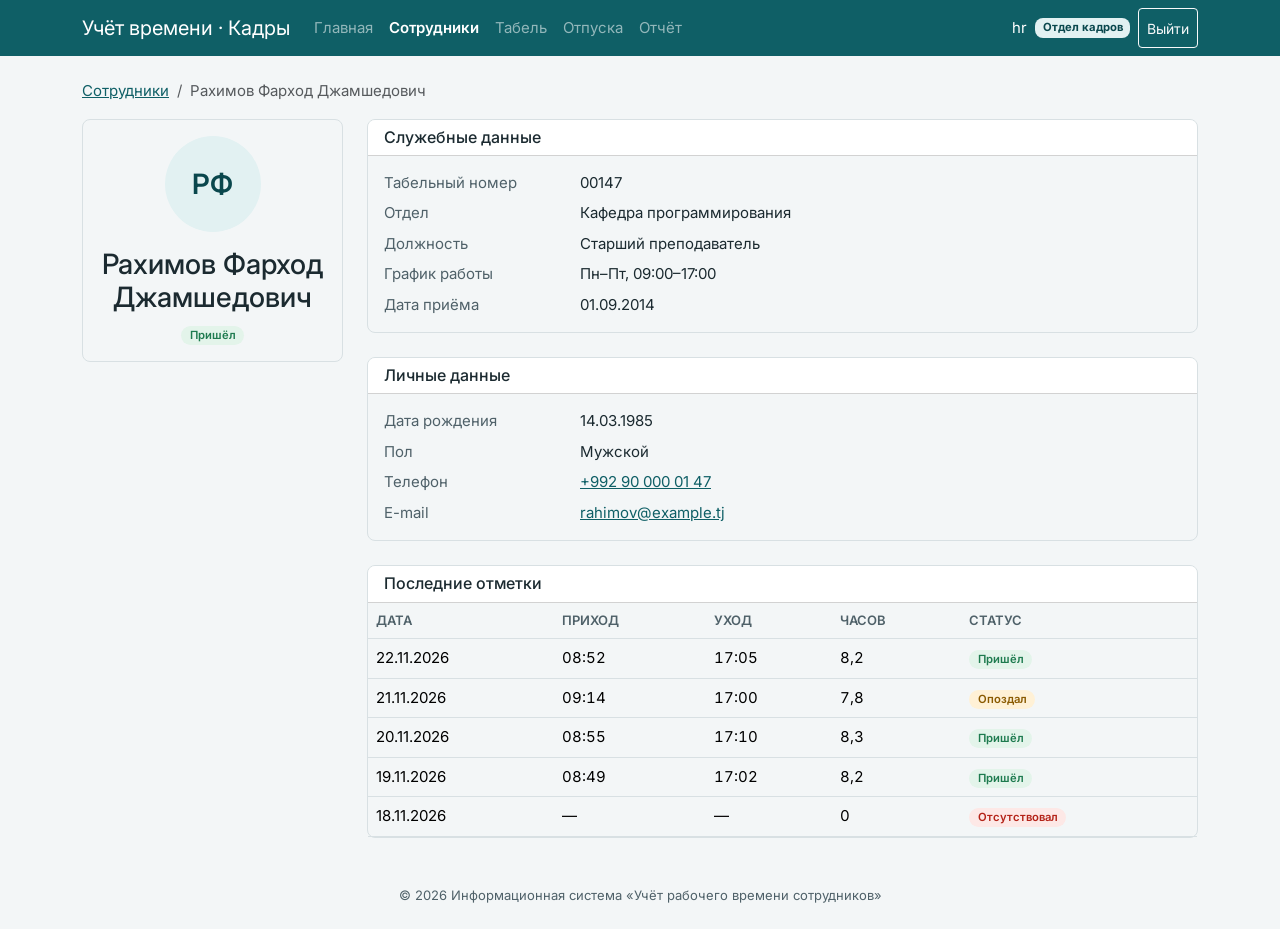
<file: public/static/employee.html>
<!doctype html>
<html lang="ru">
<head>
  <meta charset="utf-8">
  <meta name="viewport" content="width=device-width, initial-scale=1">
  <title>Рахимов Ф. Д. — Учёт рабочего времени</title>
  <link rel="preconnect" href="https://fonts.googleapis.com">
  <link rel="preconnect" href="https://fonts.gstatic.com" crossorigin>
  <link href="https://fonts.googleapis.com/css2?family=Inter:wght@400;600&display=swap&subset=cyrillic" rel="stylesheet">
  <link href="https://cdn.jsdelivr.net/npm/bootstrap@5.3.3/dist/css/bootstrap.min.css" rel="stylesheet"
        integrity="sha384-QWTKZyjpPEjISv5WaRU9OFeRpok6YctnYmDr5pNlyT2bRjXh0JMhjY6hW+ALEwIH" crossorigin="anonymous">
  <link href="../assets/css/app.css" rel="stylesheet">
</head>
<body>
<nav class="navbar navbar-expand-lg navbar-dark app-navbar">
  <div class="container">
    <a class="navbar-brand" href="layout.html">Учёт времени · Кадры</a>
    <button class="navbar-toggler" type="button" data-bs-toggle="collapse" data-bs-target="#mainNav"
            aria-controls="mainNav" aria-expanded="false" aria-label="Открыть меню">
      <span class="navbar-toggler-icon"></span>
    </button>
    <div class="collapse navbar-collapse" id="mainNav">
      <ul class="navbar-nav me-auto">
        <li class="nav-item"><a class="nav-link" href="layout.html">Главная</a></li>
        <li class="nav-item"><a class="nav-link active" aria-current="page" href="employees.html">Сотрудники</a></li>
        <li class="nav-item"><a class="nav-link" href="#">Табель</a></li>
        <li class="nav-item"><a class="nav-link" href="#">Отпуска</a></li>
        <li class="nav-item"><a class="nav-link" href="#">Отчёт</a></li>
      </ul>
      <div class="d-flex align-items-center gap-2 text-white">
        <span>hr</span>
        <span class="badge role-badge">Отдел кадров</span>
        <button type="button" class="btn btn-sm btn-outline-light">Выйти</button>
      </div>
    </div>
  </div>
</nav>

<main class="container py-4">
  <nav aria-label="Навигационная цепочка">
    <ol class="breadcrumb">
      <li class="breadcrumb-item"><a href="employees.html">Сотрудники</a></li>
      <li class="breadcrumb-item active" aria-current="page">Рахимов Фарход Джамшедович</li>
    </ol>
  </nav>

  <div class="row g-4">
    <aside class="col-12 col-lg-3">
      <div class="card"><div class="card-body text-center">
        <span class="avatar avatar-lg mx-auto mb-3" role="img" aria-label="Фото отсутствует">РФ</span>
        <h1 class="h3">Рахимов Фарход Джамшедович</h1>
        <span class="badge status status-present">Пришёл</span>
      </div></div>
    </aside>

    <section class="col-12 col-lg-9" aria-label="Данные сотрудника">
      <div class="card mb-4">
        <div class="card-header"><h2 class="h6 mb-0">Служебные данные</h2></div>
        <div class="card-body">
          <dl class="details">
            <dt>Табельный номер</dt><dd>00147</dd>
            <dt>Отдел</dt><dd>Кафедра программирования</dd>
            <dt>Должность</dt><dd>Старший преподаватель</dd>
            <dt>График работы</dt><dd>Пн–Пт, 09:00–17:00</dd>
            <dt>Дата приёма</dt><dd>01.09.2014</dd>
          </dl>
        </div>
      </div>

      <div class="card mb-4">
        <div class="card-header"><h2 class="h6 mb-0">Личные данные</h2></div>
        <div class="card-body">
          <dl class="details">
            <dt>Дата рождения</dt><dd>14.03.1985</dd>
            <dt>Пол</dt><dd>Мужской</dd>
            <dt>Телефон</dt><dd><a href="tel:+992900000147">+992 90 000 01 47</a></dd>
            <dt>E-mail</dt><dd><a href="mailto:rahimov@example.tj">rahimov@example.tj</a></dd>
          </dl>
        </div>
      </div>

      <div class="card">
        <div class="card-header"><h2 class="h6 mb-0">Последние отметки</h2></div>
        <div class="table-responsive">
          <table class="table align-middle mb-0">
            <thead>
              <tr>
                <th scope="col">Дата</th>
                <th scope="col">Приход</th>
                <th scope="col">Уход</th>
                <th scope="col">Часов</th>
                <th scope="col">Статус</th>
              </tr>
            </thead>
            <tbody>
              <tr><td>22.11.2026</td><td class="time">08:52</td><td class="time">17:05</td><td class="time">8,2</td><td><span class="badge status status-present">Пришёл</span></td></tr>
              <tr><td>21.11.2026</td><td class="time">09:14</td><td class="time">17:00</td><td class="time">7,8</td><td><span class="badge status status-late">Опоздал</span></td></tr>
              <tr><td>20.11.2026</td><td class="time">08:55</td><td class="time">17:10</td><td class="time">8,3</td><td><span class="badge status status-present">Пришёл</span></td></tr>
              <tr><td>19.11.2026</td><td class="time">08:49</td><td class="time">17:02</td><td class="time">8,2</td><td><span class="badge status status-present">Пришёл</span></td></tr>
              <tr><td>18.11.2026</td><td class="time">—</td><td class="time">—</td><td class="time">0</td><td><span class="badge status status-absent">Отсутствовал</span></td></tr>
            </tbody>
          </table>
        </div>
      </div>
    </section>
  </div>
</main>

<footer class="app-footer container py-4 text-center">
  © 2026 Информационная система «Учёт рабочего времени сотрудников»
</footer>

<script src="https://cdn.jsdelivr.net/npm/bootstrap@5.3.3/dist/js/bootstrap.bundle.min.js"
        integrity="sha384-YvpcrYf0tY3lHB60NNkmXc5s9fDVZLESaAA55NDzOxhy9GkcIdslK1eN7N6jIeHz" crossorigin="anonymous"></script>
</body>
</html>
</file>
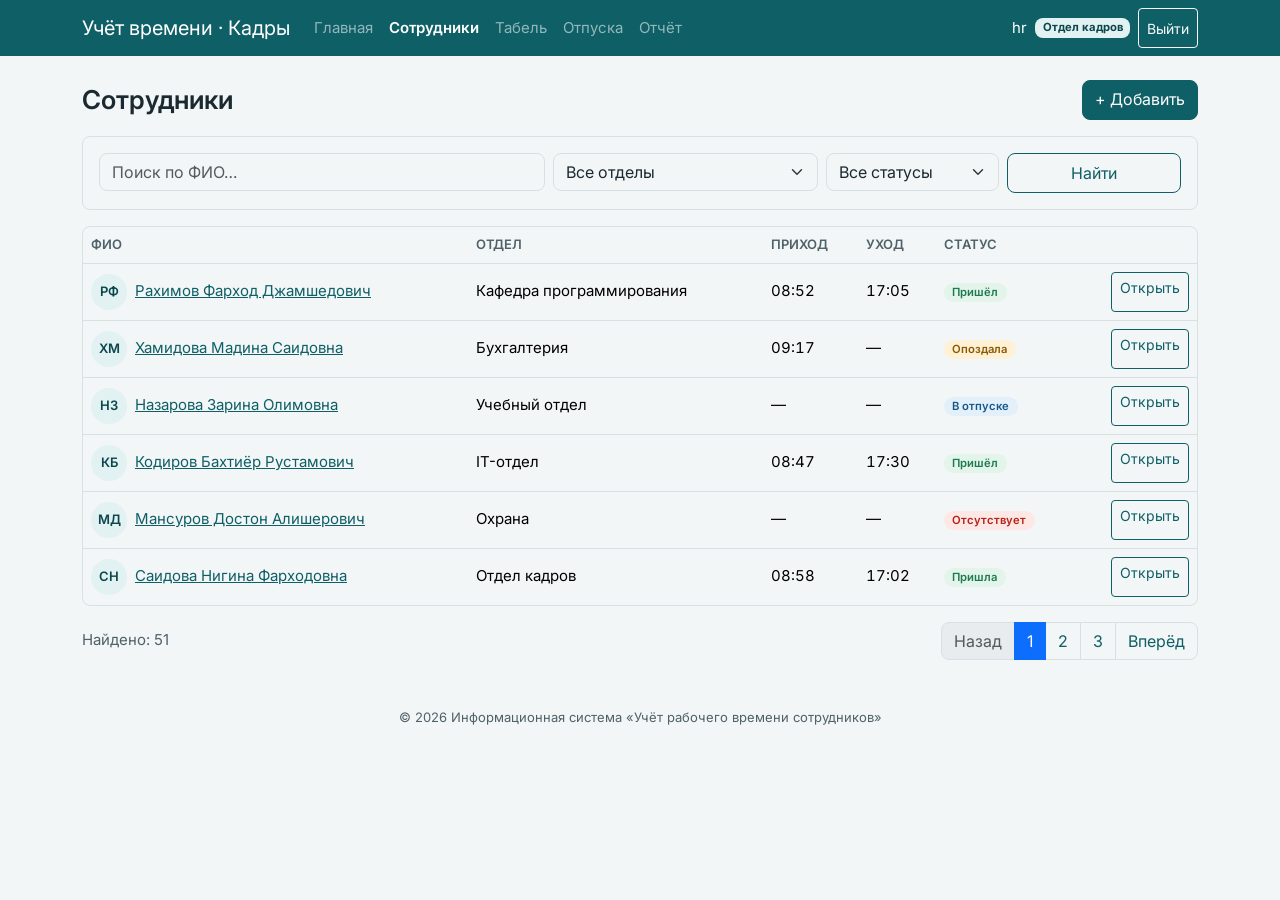
<file: public/static/employees.html>
<!doctype html>
<html lang="ru">
<head>
  <meta charset="utf-8">
  <meta name="viewport" content="width=device-width, initial-scale=1">
  <title>Сотрудники — Учёт рабочего времени</title>
  <link rel="preconnect" href="https://fonts.googleapis.com">
  <link rel="preconnect" href="https://fonts.gstatic.com" crossorigin>
  <link href="https://fonts.googleapis.com/css2?family=Inter:wght@400;600&display=swap&subset=cyrillic" rel="stylesheet">
  <link href="https://cdn.jsdelivr.net/npm/bootstrap@5.3.3/dist/css/bootstrap.min.css" rel="stylesheet"
        integrity="sha384-QWTKZyjpPEjISv5WaRU9OFeRpok6YctnYmDr5pNlyT2bRjXh0JMhjY6hW+ALEwIH" crossorigin="anonymous">
  <link href="../assets/css/app.css" rel="stylesheet">
</head>
<body>
<nav class="navbar navbar-expand-lg navbar-dark app-navbar">
  <div class="container">
    <a class="navbar-brand" href="layout.html">Учёт времени · Кадры</a>
    <button class="navbar-toggler" type="button" data-bs-toggle="collapse" data-bs-target="#mainNav"
            aria-controls="mainNav" aria-expanded="false" aria-label="Открыть меню">
      <span class="navbar-toggler-icon"></span>
    </button>
    <div class="collapse navbar-collapse" id="mainNav">
      <ul class="navbar-nav me-auto">
        <li class="nav-item"><a class="nav-link" href="layout.html">Главная</a></li>
        <li class="nav-item"><a class="nav-link active" aria-current="page" href="employees.html">Сотрудники</a></li>
        <li class="nav-item"><a class="nav-link" href="#">Табель</a></li>
        <li class="nav-item"><a class="nav-link" href="#">Отпуска</a></li>
        <li class="nav-item"><a class="nav-link" href="#">Отчёт</a></li>
      </ul>
      <div class="d-flex align-items-center gap-2 text-white">
        <span>hr</span>
        <span class="badge role-badge">Отдел кадров</span>
        <button type="button" class="btn btn-sm btn-outline-light">Выйти</button>
      </div>
    </div>
  </div>
</nav>

<main class="container py-4">
  <div class="d-flex flex-wrap align-items-center gap-2 mb-3">
    <h1 class="me-auto mb-0">Сотрудники</h1>
    <a class="btn btn-primary" href="#">+ Добавить</a>
  </div>

  <form class="card card-body mb-3" method="get" action="employees.html" role="search">
    <div class="row g-2">
      <div class="col-12 col-md-5">
        <label class="visually-hidden" for="q">Поиск по ФИО</label>
        <input class="form-control" type="search" id="q" name="q" placeholder="Поиск по ФИО…">
      </div>
      <div class="col-6 col-md-3">
        <label class="visually-hidden" for="department_id">Отдел</label>
        <select class="form-select" id="department_id" name="department_id">
          <option value="">Все отделы</option>
          <option value="1">Кафедра программирования</option>
          <option value="2">Бухгалтерия</option>
          <option value="3">Учебный отдел</option>
          <option value="4">IT-отдел</option>
          <option value="5">Охрана</option>
          <option value="6">Отдел кадров</option>
        </select>
      </div>
      <div class="col-6 col-md-2">
        <label class="visually-hidden" for="status">Статус</label>
        <select class="form-select" id="status" name="status">
          <option value="">Все статусы</option>
          <option value="present">Пришёл</option>
          <option value="late">Опоздал</option>
          <option value="on_leave">В отпуске</option>
          <option value="absent">Отсутствует</option>
        </select>
      </div>
      <div class="col-12 col-md-2 d-grid">
        <button class="btn btn-outline-primary" type="submit">Найти</button>
      </div>
    </div>
  </form>

  <div class="card">
    <div class="table-responsive">
      <table class="table table-hover align-middle table-cards mb-0">
        <caption class="visually-hidden">Явка сотрудников за 22.11.2026</caption>
        <thead>
          <tr>
            <th scope="col">ФИО</th>
            <th scope="col">Отдел</th>
            <th scope="col">Приход</th>
            <th scope="col">Уход</th>
            <th scope="col">Статус</th>
            <th scope="col"><span class="visually-hidden">Действия</span></th>
          </tr>
        </thead>
        <tbody>
          <tr>
            <td data-label="ФИО"><div class="d-flex align-items-center gap-2"><span class="avatar" aria-hidden="true">РФ</span><a href="employee.html">Рахимов Фарход Джамшедович</a></div></td>
            <td data-label="Отдел">Кафедра программирования</td>
            <td data-label="Приход" class="time">08:52</td>
            <td data-label="Уход" class="time">17:05</td>
            <td data-label="Статус"><span class="badge status status-present">Пришёл</span></td>
            <td class="text-end cell-actions"><a class="btn btn-sm btn-outline-primary" href="employee.html">Открыть</a></td>
          </tr>
          <tr>
            <td data-label="ФИО"><div class="d-flex align-items-center gap-2"><span class="avatar" aria-hidden="true">ХМ</span><a href="employee.html">Хамидова Мадина Саидовна</a></div></td>
            <td data-label="Отдел">Бухгалтерия</td>
            <td data-label="Приход" class="time">09:17</td>
            <td data-label="Уход" class="time">—</td>
            <td data-label="Статус"><span class="badge status status-late">Опоздала</span></td>
            <td class="text-end cell-actions"><a class="btn btn-sm btn-outline-primary" href="employee.html">Открыть</a></td>
          </tr>
          <tr>
            <td data-label="ФИО"><div class="d-flex align-items-center gap-2"><span class="avatar" aria-hidden="true">НЗ</span><a href="employee.html">Назарова Зарина Олимовна</a></div></td>
            <td data-label="Отдел">Учебный отдел</td>
            <td data-label="Приход" class="time">—</td>
            <td data-label="Уход" class="time">—</td>
            <td data-label="Статус"><span class="badge status status-on_leave">В отпуске</span></td>
            <td class="text-end cell-actions"><a class="btn btn-sm btn-outline-primary" href="employee.html">Открыть</a></td>
          </tr>
          <tr>
            <td data-label="ФИО"><div class="d-flex align-items-center gap-2"><span class="avatar" aria-hidden="true">КБ</span><a href="employee.html">Кодиров Бахтиёр Рустамович</a></div></td>
            <td data-label="Отдел">IT-отдел</td>
            <td data-label="Приход" class="time">08:47</td>
            <td data-label="Уход" class="time">17:30</td>
            <td data-label="Статус"><span class="badge status status-present">Пришёл</span></td>
            <td class="text-end cell-actions"><a class="btn btn-sm btn-outline-primary" href="employee.html">Открыть</a></td>
          </tr>
          <tr>
            <td data-label="ФИО"><div class="d-flex align-items-center gap-2"><span class="avatar" aria-hidden="true">МД</span><a href="employee.html">Мансуров Достон Алишерович</a></div></td>
            <td data-label="Отдел">Охрана</td>
            <td data-label="Приход" class="time">—</td>
            <td data-label="Уход" class="time">—</td>
            <td data-label="Статус"><span class="badge status status-absent">Отсутствует</span></td>
            <td class="text-end cell-actions"><a class="btn btn-sm btn-outline-primary" href="employee.html">Открыть</a></td>
          </tr>
          <tr>
            <td data-label="ФИО"><div class="d-flex align-items-center gap-2"><span class="avatar" aria-hidden="true">СН</span><a href="employee.html">Саидова Нигина Фарходовна</a></div></td>
            <td data-label="Отдел">Отдел кадров</td>
            <td data-label="Приход" class="time">08:58</td>
            <td data-label="Уход" class="time">17:02</td>
            <td data-label="Статус"><span class="badge status status-present">Пришла</span></td>
            <td class="text-end cell-actions"><a class="btn btn-sm btn-outline-primary" href="employee.html">Открыть</a></td>
          </tr>
        </tbody>
      </table>
    </div>
  </div>

  <div class="d-flex flex-wrap align-items-center justify-content-between gap-2 mt-3">
    <span class="text-muted-hr">Найдено: 51</span>
    <nav aria-label="Страницы">
      <ul class="pagination mb-0">
        <li class="page-item disabled"><span class="page-link">Назад</span></li>
        <li class="page-item active" aria-current="page"><span class="page-link">1</span></li>
        <li class="page-item"><a class="page-link" href="#">2</a></li>
        <li class="page-item"><a class="page-link" href="#">3</a></li>
        <li class="page-item"><a class="page-link" href="#">Вперёд</a></li>
      </ul>
    </nav>
  </div>
</main>

<footer class="app-footer container py-4 text-center">
  © 2026 Информационная система «Учёт рабочего времени сотрудников»
</footer>

<script src="https://cdn.jsdelivr.net/npm/bootstrap@5.3.3/dist/js/bootstrap.bundle.min.js"
        integrity="sha384-YvpcrYf0tY3lHB60NNkmXc5s9fDVZLESaAA55NDzOxhy9GkcIdslK1eN7N6jIeHz" crossorigin="anonymous"></script>
</body>
</html>
</file>
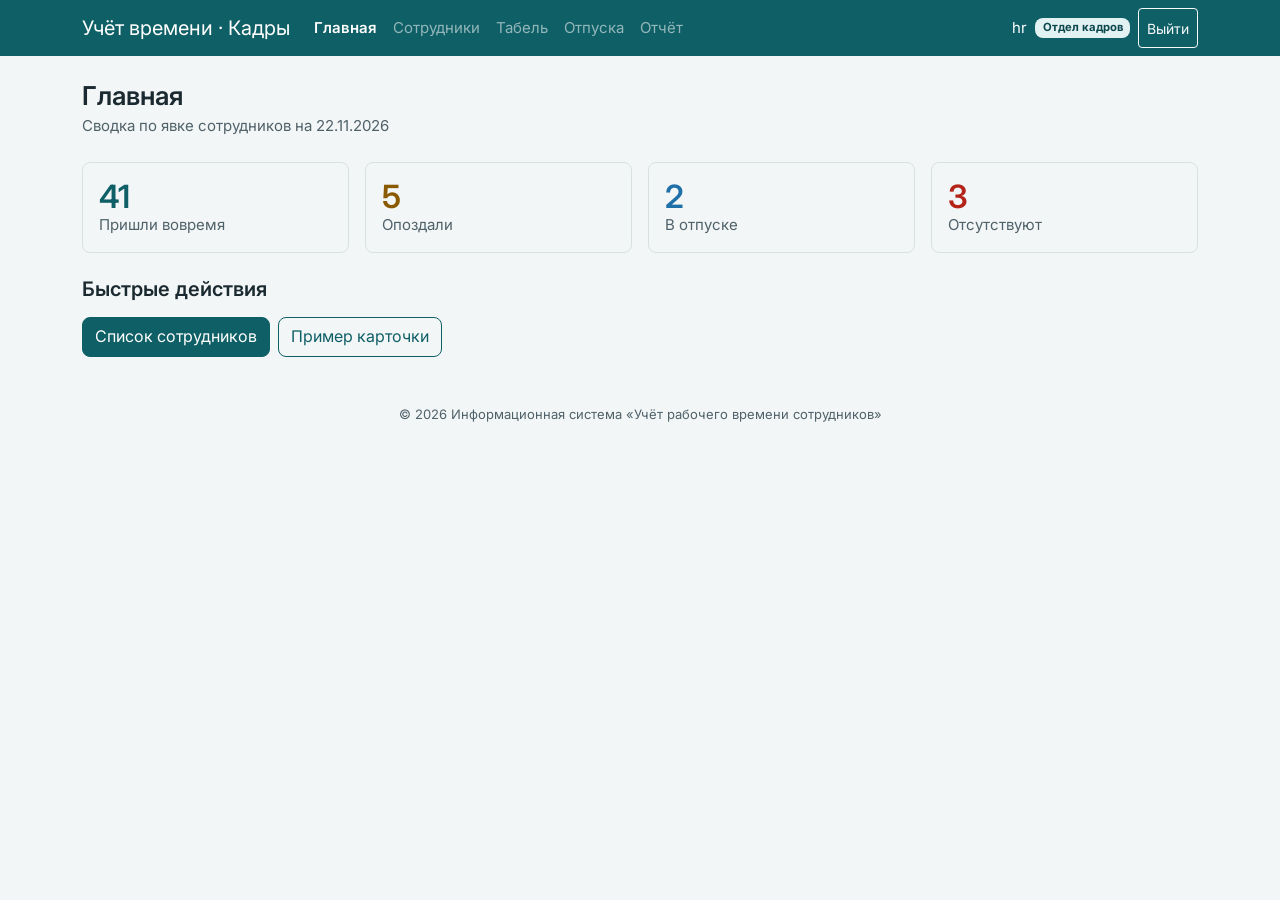
<file: public/static/layout.html>
<!doctype html>
<html lang="ru">
<head>
  <meta charset="utf-8">
  <meta name="viewport" content="width=device-width, initial-scale=1">
  <title>Главная — Учёт рабочего времени</title>
  <link rel="preconnect" href="https://fonts.googleapis.com">
  <link rel="preconnect" href="https://fonts.gstatic.com" crossorigin>
  <link href="https://fonts.googleapis.com/css2?family=Inter:wght@400;600&display=swap&subset=cyrillic" rel="stylesheet">
  <!-- Bootstrap 5.3 из CDN; integrity защищает от подмены файла -->
  <link href="https://cdn.jsdelivr.net/npm/bootstrap@5.3.3/dist/css/bootstrap.min.css" rel="stylesheet"
        integrity="sha384-QWTKZyjpPEjISv5WaRU9OFeRpok6YctnYmDr5pNlyT2bRjXh0JMhjY6hW+ALEwIH" crossorigin="anonymous">
  <link href="../assets/css/app.css" rel="stylesheet">
</head>
<body>
<nav class="navbar navbar-expand-lg navbar-dark app-navbar">
  <div class="container">
    <a class="navbar-brand" href="layout.html">Учёт времени · Кадры</a>
    <button class="navbar-toggler" type="button" data-bs-toggle="collapse" data-bs-target="#mainNav"
            aria-controls="mainNav" aria-expanded="false" aria-label="Открыть меню">
      <span class="navbar-toggler-icon"></span>
    </button>
    <div class="collapse navbar-collapse" id="mainNav">
      <ul class="navbar-nav me-auto">
        <li class="nav-item"><a class="nav-link active" aria-current="page" href="layout.html">Главная</a></li>
        <li class="nav-item"><a class="nav-link" href="employees.html">Сотрудники</a></li>
        <li class="nav-item"><a class="nav-link" href="#">Табель</a></li>
        <li class="nav-item"><a class="nav-link" href="#">Отпуска</a></li>
        <li class="nav-item"><a class="nav-link" href="#">Отчёт</a></li>
      </ul>
      <div class="d-flex align-items-center gap-2 text-white">
        <span>hr</span>
        <span class="badge role-badge">Отдел кадров</span>
        <button type="button" class="btn btn-sm btn-outline-light">Выйти</button>
      </div>
    </div>
  </div>
</nav>

<main class="container py-4">
  <h1 class="mb-1">Главная</h1>
  <p class="text-muted-hr mb-4">Сводка по явке сотрудников на 22.11.2026</p>

  <section aria-labelledby="today-title">
    <h2 id="today-title" class="visually-hidden">Сегодня</h2>
    <div class="row g-3 mb-4">
      <div class="col-12 col-sm-6 col-xl-3">
        <div class="card stat-card h-100"><div class="card-body">
          <div class="stat-number">41</div><div class="stat-label">Пришли вовремя</div>
        </div></div>
      </div>
      <div class="col-12 col-sm-6 col-xl-3">
        <div class="card stat-card stat-late h-100"><div class="card-body">
          <div class="stat-number">5</div><div class="stat-label">Опоздали</div>
        </div></div>
      </div>
      <div class="col-12 col-sm-6 col-xl-3">
        <div class="card stat-card stat-leave h-100"><div class="card-body">
          <div class="stat-number">2</div><div class="stat-label">В отпуске</div>
        </div></div>
      </div>
      <div class="col-12 col-sm-6 col-xl-3">
        <div class="card stat-card stat-absent h-100"><div class="card-body">
          <div class="stat-number">3</div><div class="stat-label">Отсутствуют</div>
        </div></div>
      </div>
    </div>
  </section>

  <section aria-labelledby="links-title">
    <h2 id="links-title" class="mb-3">Быстрые действия</h2>
    <div class="d-flex flex-wrap gap-2">
      <a class="btn btn-primary" href="employees.html">Список сотрудников</a>
      <a class="btn btn-outline-primary" href="employee.html">Пример карточки</a>
    </div>
  </section>
</main>

<footer class="app-footer container py-4 text-center">
  © 2026 Информационная система «Учёт рабочего времени сотрудников»
</footer>

<script src="https://cdn.jsdelivr.net/npm/bootstrap@5.3.3/dist/js/bootstrap.bundle.min.js"
        integrity="sha384-YvpcrYf0tY3lHB60NNkmXc5s9fDVZLESaAA55NDzOxhy9GkcIdslK1eN7N6jIeHz" crossorigin="anonymous"></script>
</body>
</html>
</file>
<file: public/assets/css/app.css>
/* public/assets/css/app.css — стили приложения «Учёт рабочего времени» поверх Bootstrap 5.3 */

/* 1. Токены дизайна (UI-kit) и переопределение переменных Bootstrap */
:root {
  --hr-primary: #0F5F66;
  --hr-primary-dark: #0A474D;
  --hr-primary-light: #E2F1F2;
  --hr-bg: #F3F6F7;
  --hr-border: #D8E0E3;
  --hr-text: #1B2A30;
  --hr-muted: #4F6169;
  --hr-success: #1E7B4F;
  --hr-warning: #8A5A00;
  --hr-info: #1F6FA8;
  --hr-danger: #B42318;
  --hr-radius: 8px;

  --bs-body-font-family: "Inter", system-ui, "Segoe UI", Roboto, Arial, sans-serif;
  --bs-body-font-size: 0.9375rem; /* 15px */
  --bs-body-color: var(--hr-text);
  --bs-body-bg: var(--hr-bg);
  --bs-border-color: var(--hr-border);
  --bs-border-radius: var(--hr-radius);
  --bs-link-color: var(--hr-primary);
  --bs-link-color-rgb: 15, 95, 102;
  --bs-link-hover-color: var(--hr-primary-dark);
  --bs-primary: var(--hr-primary);
  --bs-primary-rgb: 15, 95, 102;
}

/* 2. Типографика */
h1 { font-size: 1.625rem; font-weight: 600; }
h2 { font-size: 1.25rem; font-weight: 600; }
.text-muted-hr { color: var(--hr-muted); }

/* 3. Кнопки и фокус */
.btn-primary {
  --bs-btn-bg: var(--hr-primary);
  --bs-btn-border-color: var(--hr-primary);
  --bs-btn-hover-bg: var(--hr-primary-dark);
  --bs-btn-hover-border-color: var(--hr-primary-dark);
  --bs-btn-active-bg: var(--hr-primary-dark);
  --bs-btn-active-border-color: var(--hr-primary-dark);
}
.btn-outline-primary {
  --bs-btn-color: var(--hr-primary);
  --bs-btn-border-color: var(--hr-primary);
  --bs-btn-hover-bg: var(--hr-primary);
  --bs-btn-hover-border-color: var(--hr-primary);
  --bs-btn-active-bg: var(--hr-primary-dark);
  --bs-btn-active-border-color: var(--hr-primary-dark);
}
.btn { min-height: 40px; }
:focus-visible { outline: 3px solid rgba(15, 95, 102, .45); outline-offset: 2px; }

/* 4. Шапка */
.app-navbar { background: var(--hr-primary); }
.app-navbar .nav-link.active { font-weight: 600; }
.role-badge { background: var(--hr-primary-light); color: var(--hr-primary-dark); }

/* 5. Карточки и таблицы */
.card { border-color: var(--hr-border); border-radius: var(--hr-radius); }
.card-header { background: #fff; font-weight: 600; }
.table { --bs-table-bg: transparent; }
.table thead th { color: var(--hr-muted); font-weight: 600; font-size: .8125rem; text-transform: uppercase; }
.stat-card .stat-number { font-size: 2rem; font-weight: 600; color: var(--hr-primary); line-height: 1.1; }
.stat-card .stat-label { color: var(--hr-muted); }
.stat-late .stat-number { color: var(--hr-warning); }
.stat-absent .stat-number { color: var(--hr-danger); }
.stat-leave .stat-number { color: var(--hr-info); }

/* 6. Бейджи статусов: имя класса = значение ENUM attendance.status */
.badge.status, .badge-status { font-weight: 600; border-radius: 999px; padding: .35em .75em; }
.status-present  { background: #E3F4EA; color: var(--hr-success); }
.status-late     { background: #FFF1D6; color: var(--hr-warning); }
.status-on_leave { background: #E3F0FA; color: #17588A; }
.status-absent   { background: #FDE8E6; color: var(--hr-danger); }

/* 7. Аватар */
.avatar {
  display: inline-flex; align-items: center; justify-content: center;
  width: 36px; height: 36px; border-radius: 50%;
  background: var(--hr-primary-light); color: var(--hr-primary-dark);
  font-weight: 600; font-size: .8125rem; flex-shrink: 0;
}
.avatar-lg { width: 96px; height: 96px; font-size: 1.75rem; }

/* 8. Карточка сотрудника — CSS Grid: «название — значение» */
.details { display: grid; grid-template-columns: 180px 1fr; gap: .5rem 1rem; margin: 0; }
.details dt { color: var(--hr-muted); font-weight: 400; }
.details dd { margin: 0; }
@media (max-width: 575.98px) {
  .details { grid-template-columns: 1fr; gap: 0; }
  .details dd { margin-bottom: .5rem; }
}

/* 9. Время и часы — моноширинные цифры */
.time { font-variant-numeric: tabular-nums; }

/* 10. Мобильный список: таблица превращается в карточки */
@media (max-width: 767.98px) {
  .table-cards thead { display: none; }
  .table-cards tr { display: block; padding: .75rem 1rem; border-bottom: 1px solid var(--hr-border); }
  .table-cards td { display: block; border: 0; padding: .125rem 0 !important; }
  .table-cards td[data-label]::before { content: attr(data-label) ": "; color: var(--hr-muted); font-size: .8125rem; }
  .table-cards td.cell-actions { padding-top: .5rem !important; text-align: left !important; }
}

/* 11. Подвал */
.app-footer { color: var(--hr-muted); font-size: .8125rem; }

/* 12. Печать */
@media print {
  .app-navbar, .app-footer, form[role="search"], .pagination, .btn { display: none !important; }
  body { background: #fff; }
}
</file>
